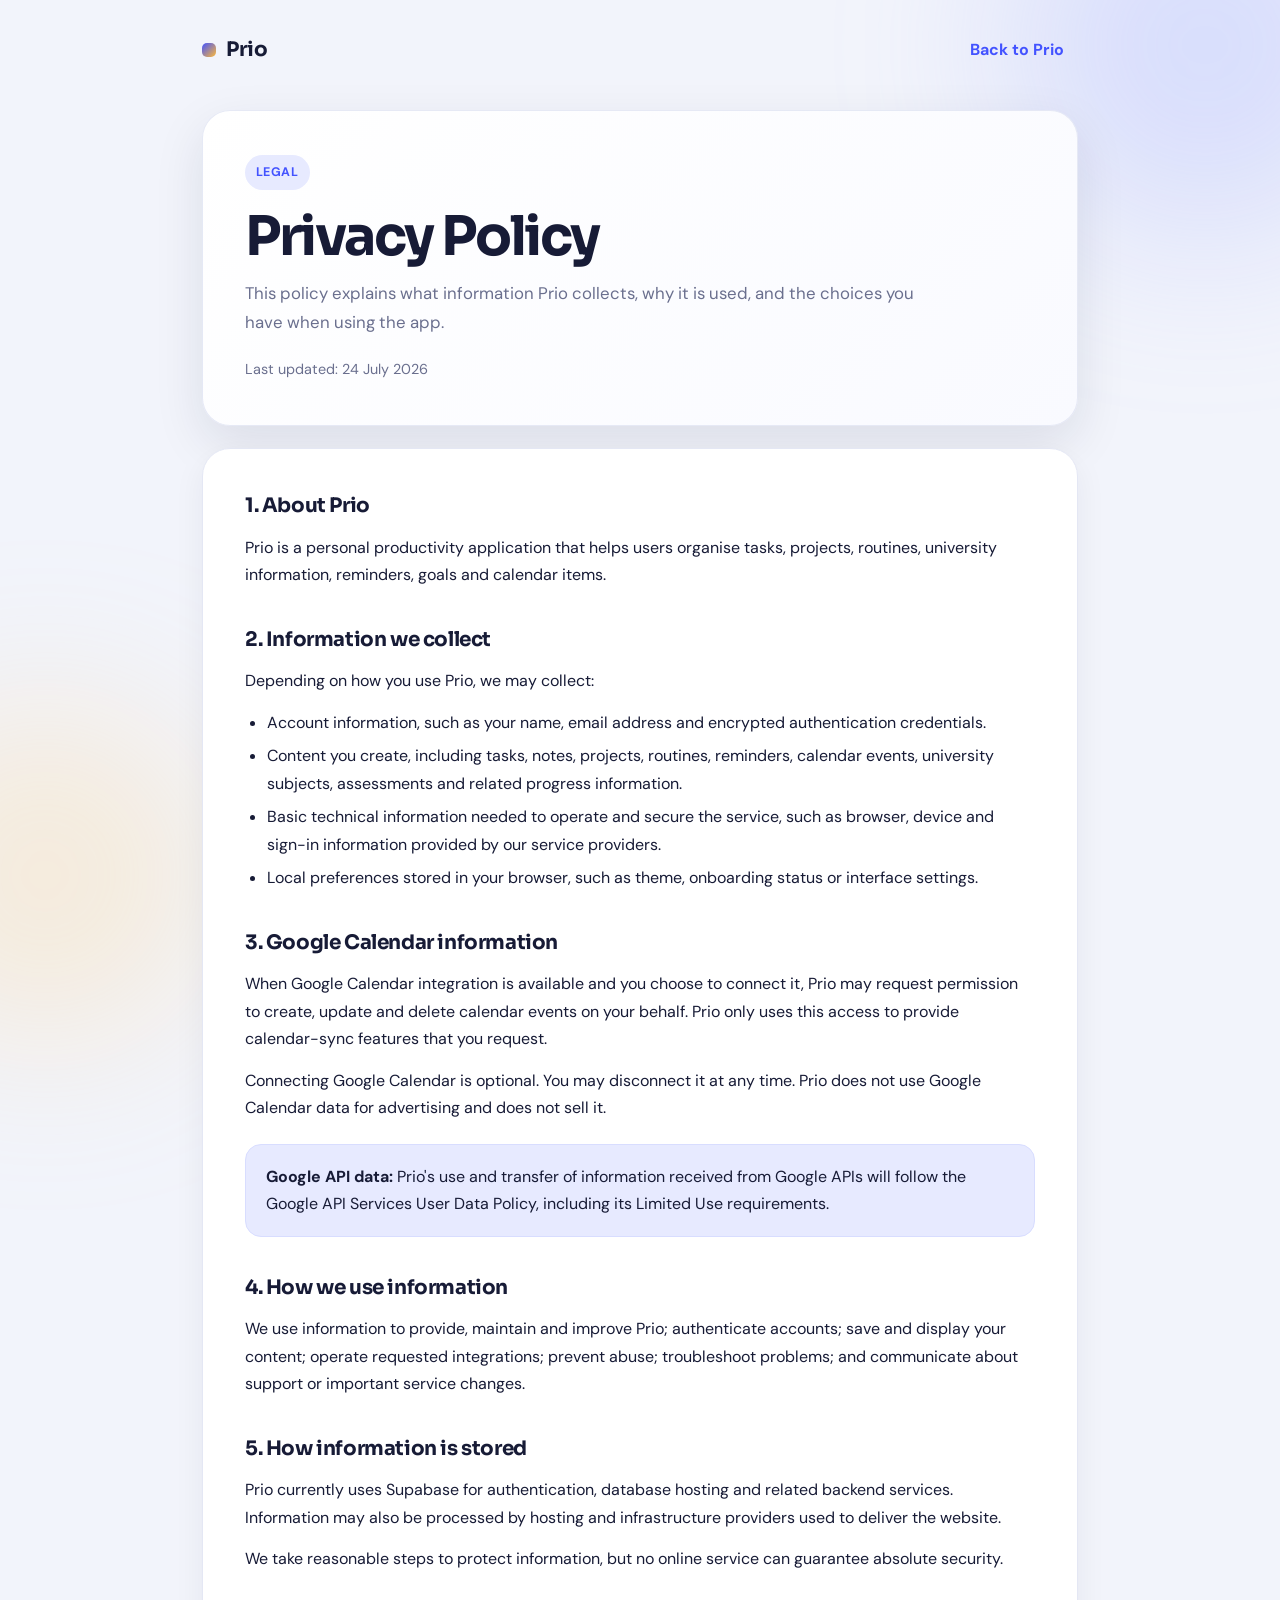
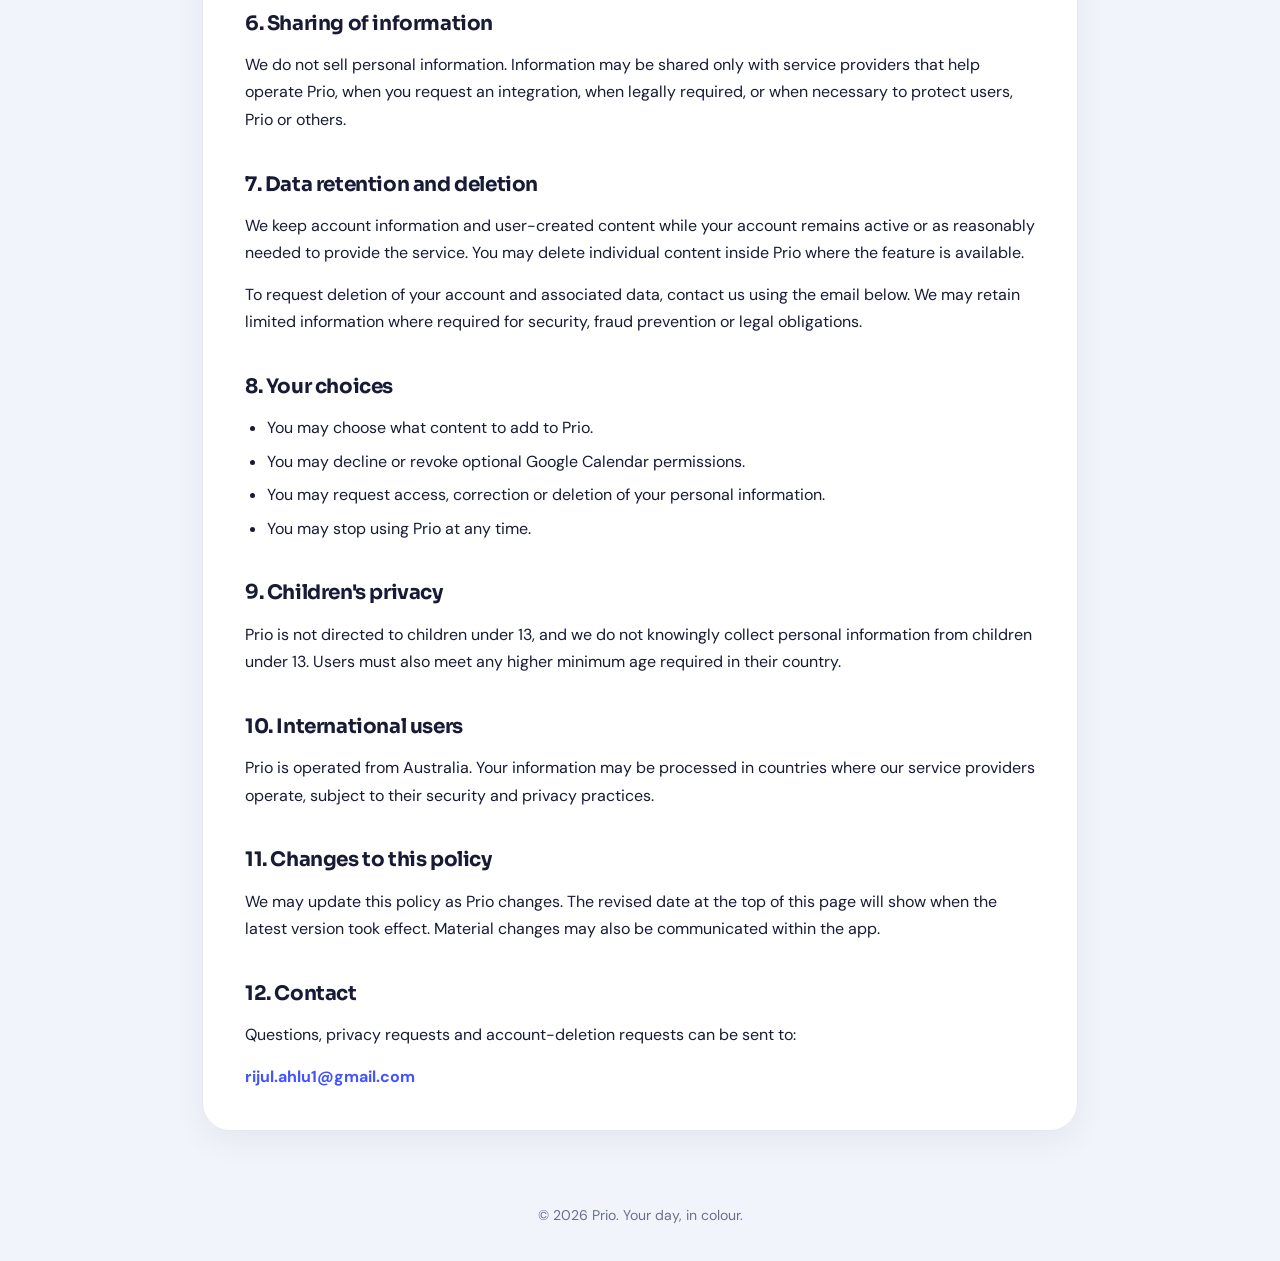
<file: privacy.html>
<!DOCTYPE html>
<html lang="en">
<head>
  <meta charset="UTF-8" />
  <meta name="viewport" content="width=device-width, initial-scale=1.0" />
  <meta name="description" content="Prio Privacy Policy" />
  <title>Privacy Policy · Prio</title>
  <link rel="preconnect" href="https://fonts.googleapis.com" />
  <link rel="preconnect" href="https://fonts.gstatic.com" crossorigin />
  <link href="https://fonts.googleapis.com/css2?family=Sora:wght@600;700&family=DM+Sans:wght@400;500;600;700&display=swap" rel="stylesheet" />
  <style>
    :root{--bg:#f2f4fb;--surface:#fff;--ink:#171b36;--soft:#6a6f8e;--line:#e4e7f4;--primary:#4353ff;--primary-soft:#e7eaff;--accent:#ffb938;--shadow:0 18px 50px rgba(23,27,54,.10);--display:"Sora",sans-serif;--body:"DM Sans",sans-serif}
    *{box-sizing:border-box}html{scroll-behavior:smooth;-webkit-text-size-adjust:100%}body{margin:0;font-family:var(--body);background:var(--bg);color:var(--ink);line-height:1.72;min-height:100vh}body:before,body:after{content:"";position:fixed;border-radius:50%;filter:blur(85px);z-index:-1;pointer-events:none}body:before{width:390px;height:390px;background:rgba(151,164,255,.28);top:-150px;right:-120px}body:after{width:330px;height:330px;background:rgba(255,205,119,.25);bottom:-140px;left:-120px}.topbar{max-width:920px;margin:0 auto;padding:26px 22px;display:flex;align-items:center;justify-content:space-between;gap:18px}.brand{display:inline-flex;align-items:center;gap:10px;font-family:var(--display);font-size:1.25rem;font-weight:700;color:var(--ink);text-decoration:none}.dot{width:14px;height:14px;border-radius:5px;background:linear-gradient(135deg,var(--primary),var(--accent));display:inline-block}.back{color:var(--primary);font-weight:700;text-decoration:none;padding:10px 14px;border-radius:12px}.back:hover{background:var(--primary-soft)}main{max-width:920px;margin:0 auto;padding:10px 22px 72px}.hero{background:linear-gradient(135deg,#fff 0%,#f9faff 100%);border:1px solid rgba(228,231,244,.9);border-radius:28px;padding:44px 42px;box-shadow:var(--shadow);margin-bottom:22px}.eyebrow{display:inline-flex;padding:7px 11px;border-radius:999px;background:var(--primary-soft);color:var(--primary);font-weight:700;font-size:.78rem;letter-spacing:.04em;text-transform:uppercase}.hero h1{font-family:var(--display);font-size:clamp(2rem,6vw,3.4rem);line-height:1.08;letter-spacing:-.045em;margin:18px 0 12px}.hero p{color:var(--soft);font-size:1.05rem;margin:0;max-width:680px}.updated{margin-top:20px;font-size:.9rem;color:var(--soft)}.content{background:var(--surface);border:1px solid var(--line);border-radius:28px;padding:40px 42px;box-shadow:0 10px 32px rgba(23,27,54,.06)}h2{font-family:var(--display);font-size:1.25rem;letter-spacing:-.02em;margin:34px 0 10px}h2:first-child{margin-top:0}p{margin:0 0 14px}ul{margin:8px 0 18px;padding-left:22px}li{margin:6px 0}.callout{background:var(--primary-soft);border:1px solid #d8ddff;border-radius:16px;padding:18px 20px;margin:22px 0}.contact{display:inline-block;color:var(--primary);font-weight:700;text-decoration:none;overflow-wrap:anywhere}footer{max-width:920px;margin:0 auto;padding:0 22px 34px;color:var(--soft);font-size:.88rem;text-align:center}@media(max-width:640px){.topbar{padding:20px 16px}.back{padding:8px}.hero,.content{padding:28px 22px;border-radius:22px}main{padding:4px 14px 52px}.hero h1{font-size:2.15rem}}
  </style>
</head>
<body>
  <header class="topbar">
    <a class="brand" href="index.html"><span class="dot"></span>Prio</a>
    <a class="back" href="index.html">Back to Prio</a>
  </header>

  <main>
    <section class="hero">
      <span class="eyebrow">Legal</span>
      <h1>Privacy Policy</h1>
      <p>This policy explains what information Prio collects, why it is used, and the choices you have when using the app.</p>
      <div class="updated">Last updated: 24 July 2026</div>
    </section>

    <article class="content">
      <h2>1. About Prio</h2>
      <p>Prio is a personal productivity application that helps users organise tasks, projects, routines, university information, reminders, goals and calendar items.</p>

      <h2>2. Information we collect</h2>
      <p>Depending on how you use Prio, we may collect:</p>
      <ul>
        <li>Account information, such as your name, email address and encrypted authentication credentials.</li>
        <li>Content you create, including tasks, notes, projects, routines, reminders, calendar events, university subjects, assessments and related progress information.</li>
        <li>Basic technical information needed to operate and secure the service, such as browser, device and sign-in information provided by our service providers.</li>
        <li>Local preferences stored in your browser, such as theme, onboarding status or interface settings.</li>
      </ul>

      <h2>3. Google Calendar information</h2>
      <p>When Google Calendar integration is available and you choose to connect it, Prio may request permission to create, update and delete calendar events on your behalf. Prio only uses this access to provide calendar-sync features that you request.</p>
      <p>Connecting Google Calendar is optional. You may disconnect it at any time. Prio does not use Google Calendar data for advertising and does not sell it.</p>
      <div class="callout"><strong>Google API data:</strong> Prio's use and transfer of information received from Google APIs will follow the Google API Services User Data Policy, including its Limited Use requirements.</div>

      <h2>4. How we use information</h2>
      <p>We use information to provide, maintain and improve Prio; authenticate accounts; save and display your content; operate requested integrations; prevent abuse; troubleshoot problems; and communicate about support or important service changes.</p>

      <h2>5. How information is stored</h2>
      <p>Prio currently uses Supabase for authentication, database hosting and related backend services. Information may also be processed by hosting and infrastructure providers used to deliver the website.</p>
      <p>We take reasonable steps to protect information, but no online service can guarantee absolute security.</p>

      <h2>6. Sharing of information</h2>
      <p>We do not sell personal information. Information may be shared only with service providers that help operate Prio, when you request an integration, when legally required, or when necessary to protect users, Prio or others.</p>

      <h2>7. Data retention and deletion</h2>
      <p>We keep account information and user-created content while your account remains active or as reasonably needed to provide the service. You may delete individual content inside Prio where the feature is available.</p>
      <p>To request deletion of your account and associated data, contact us using the email below. We may retain limited information where required for security, fraud prevention or legal obligations.</p>

      <h2>8. Your choices</h2>
      <ul>
        <li>You may choose what content to add to Prio.</li>
        <li>You may decline or revoke optional Google Calendar permissions.</li>
        <li>You may request access, correction or deletion of your personal information.</li>
        <li>You may stop using Prio at any time.</li>
      </ul>

      <h2>9. Children's privacy</h2>
      <p>Prio is not directed to children under 13, and we do not knowingly collect personal information from children under 13. Users must also meet any higher minimum age required in their country.</p>

      <h2>10. International users</h2>
      <p>Prio is operated from Australia. Your information may be processed in countries where our service providers operate, subject to their security and privacy practices.</p>

      <h2>11. Changes to this policy</h2>
      <p>We may update this policy as Prio changes. The revised date at the top of this page will show when the latest version took effect. Material changes may also be communicated within the app.</p>

      <h2>12. Contact</h2>
      <p>Questions, privacy requests and account-deletion requests can be sent to:</p>
      <a class="contact" href="mailto:rijul.ahlu1@gmail.com">rijul.ahlu1@gmail.com</a>
    </article>
  </main>

  <footer>© 2026 Prio. Your day, in colour.</footer>
</body>
</html>
</file>
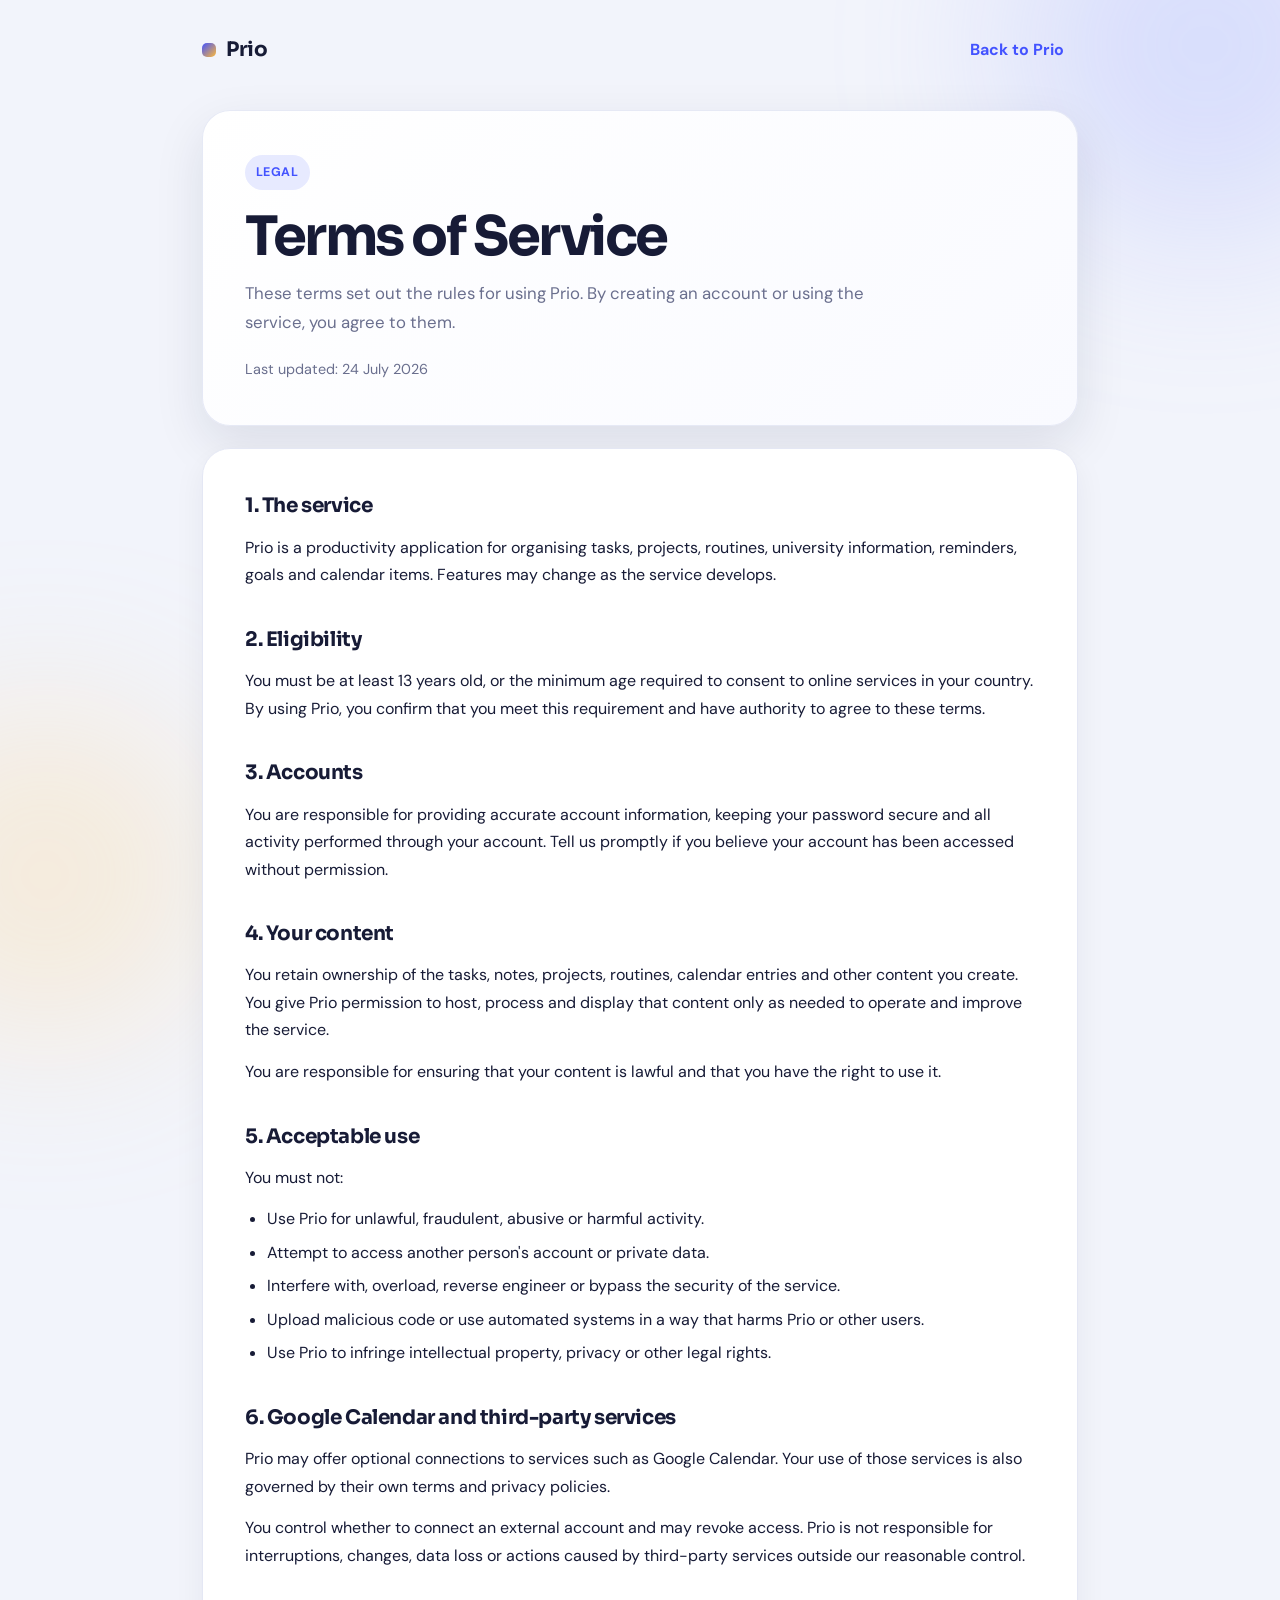
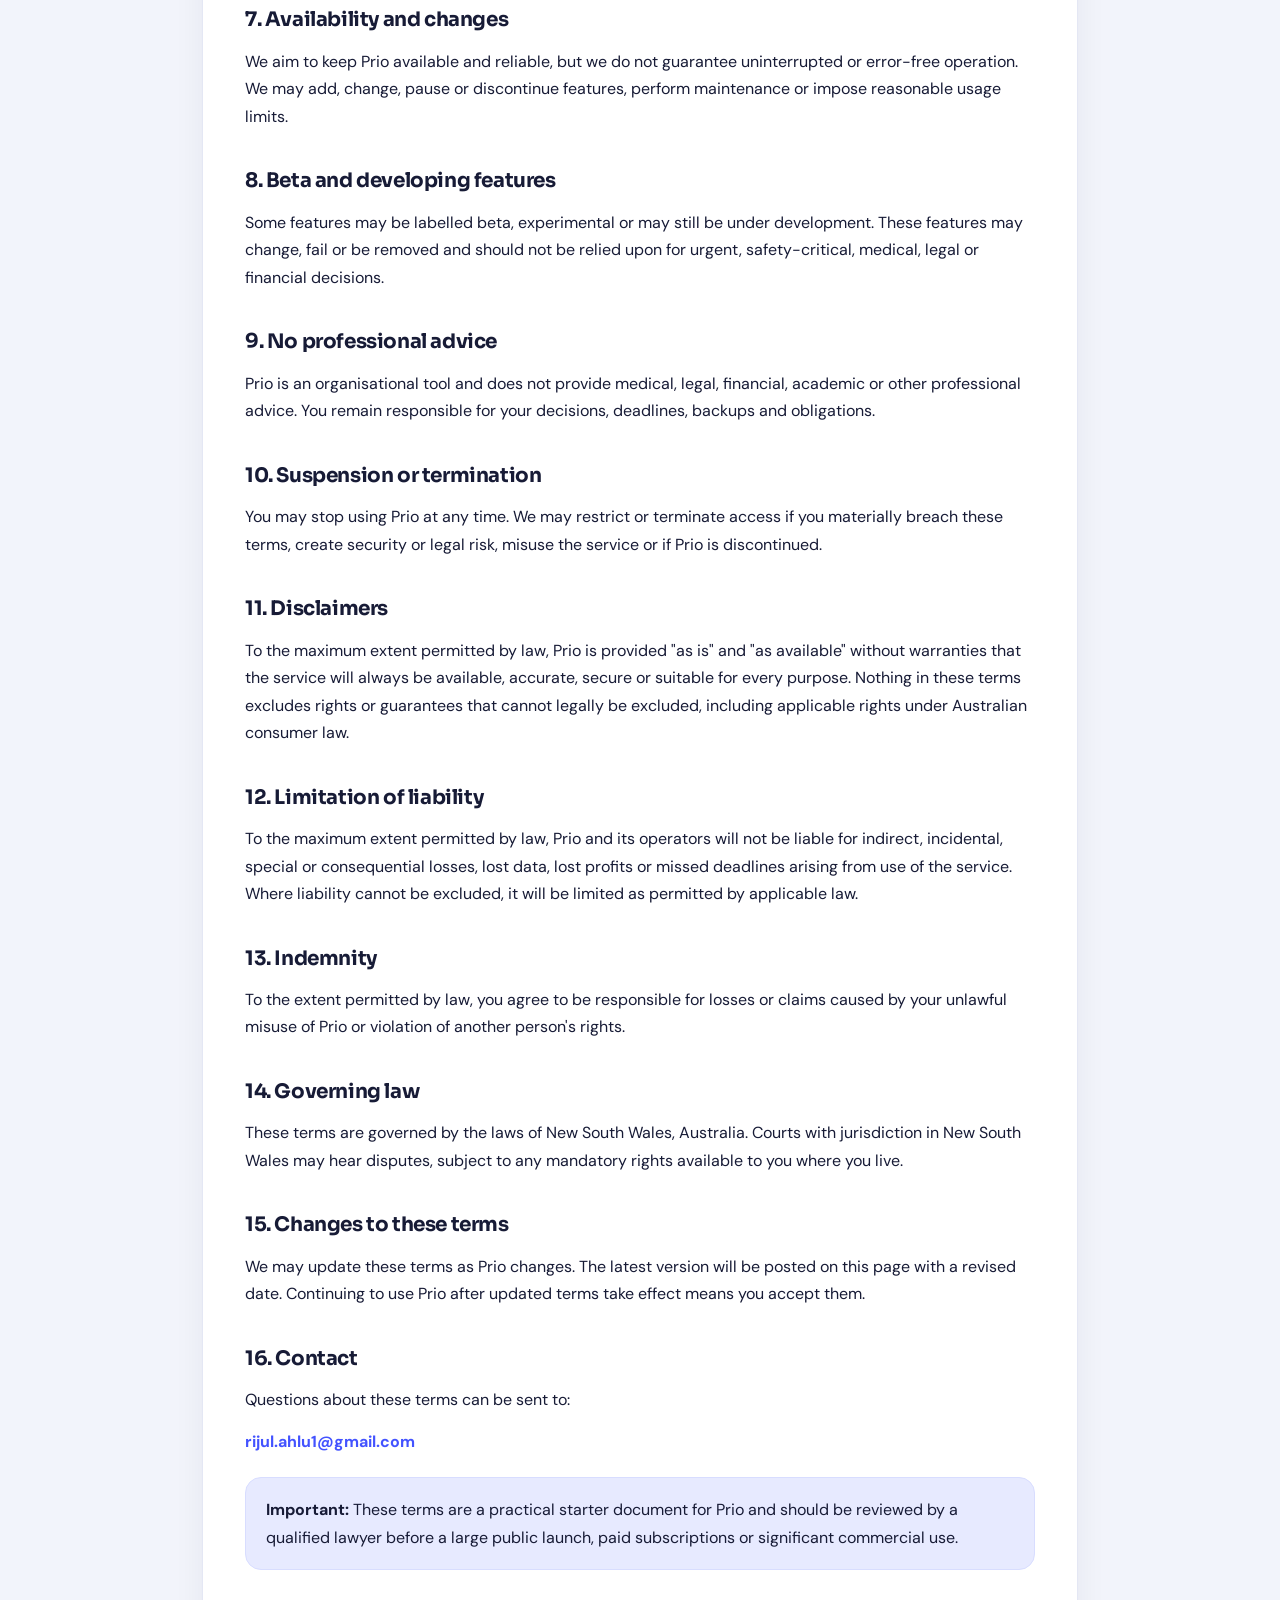
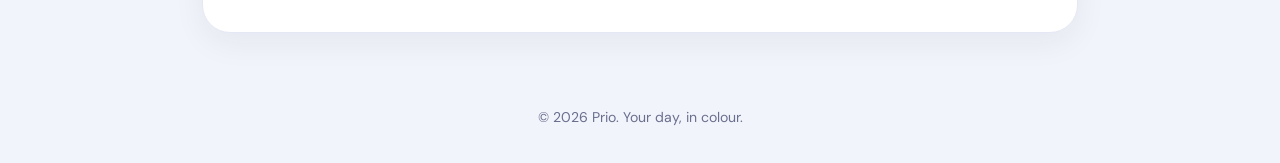
<file: terms.html>
<!DOCTYPE html>
<html lang="en">
<head>
  <meta charset="UTF-8" />
  <meta name="viewport" content="width=device-width, initial-scale=1.0" />
  <meta name="description" content="Prio Terms of Service" />
  <title>Terms of Service · Prio</title>
  <link rel="preconnect" href="https://fonts.googleapis.com" />
  <link rel="preconnect" href="https://fonts.gstatic.com" crossorigin />
  <link href="https://fonts.googleapis.com/css2?family=Sora:wght@600;700&family=DM+Sans:wght@400;500;600;700&display=swap" rel="stylesheet" />
  <style>
    :root{--bg:#f2f4fb;--surface:#fff;--ink:#171b36;--soft:#6a6f8e;--line:#e4e7f4;--primary:#4353ff;--primary-soft:#e7eaff;--accent:#ffb938;--shadow:0 18px 50px rgba(23,27,54,.10);--display:"Sora",sans-serif;--body:"DM Sans",sans-serif}
    *{box-sizing:border-box}html{scroll-behavior:smooth;-webkit-text-size-adjust:100%}body{margin:0;font-family:var(--body);background:var(--bg);color:var(--ink);line-height:1.72;min-height:100vh}body:before,body:after{content:"";position:fixed;border-radius:50%;filter:blur(85px);z-index:-1;pointer-events:none}body:before{width:390px;height:390px;background:rgba(151,164,255,.28);top:-150px;right:-120px}body:after{width:330px;height:330px;background:rgba(255,205,119,.25);bottom:-140px;left:-120px}.topbar{max-width:920px;margin:0 auto;padding:26px 22px;display:flex;align-items:center;justify-content:space-between;gap:18px}.brand{display:inline-flex;align-items:center;gap:10px;font-family:var(--display);font-size:1.25rem;font-weight:700;color:var(--ink);text-decoration:none}.dot{width:14px;height:14px;border-radius:5px;background:linear-gradient(135deg,var(--primary),var(--accent));display:inline-block}.back{color:var(--primary);font-weight:700;text-decoration:none;padding:10px 14px;border-radius:12px}.back:hover{background:var(--primary-soft)}main{max-width:920px;margin:0 auto;padding:10px 22px 72px}.hero{background:linear-gradient(135deg,#fff 0%,#f9faff 100%);border:1px solid rgba(228,231,244,.9);border-radius:28px;padding:44px 42px;box-shadow:var(--shadow);margin-bottom:22px}.eyebrow{display:inline-flex;padding:7px 11px;border-radius:999px;background:var(--primary-soft);color:var(--primary);font-weight:700;font-size:.78rem;letter-spacing:.04em;text-transform:uppercase}.hero h1{font-family:var(--display);font-size:clamp(2rem,6vw,3.4rem);line-height:1.08;letter-spacing:-.045em;margin:18px 0 12px}.hero p{color:var(--soft);font-size:1.05rem;margin:0;max-width:680px}.updated{margin-top:20px;font-size:.9rem;color:var(--soft)}.content{background:var(--surface);border:1px solid var(--line);border-radius:28px;padding:40px 42px;box-shadow:0 10px 32px rgba(23,27,54,.06)}h2{font-family:var(--display);font-size:1.25rem;letter-spacing:-.02em;margin:34px 0 10px}h2:first-child{margin-top:0}p{margin:0 0 14px}ul{margin:8px 0 18px;padding-left:22px}li{margin:6px 0}.callout{background:var(--primary-soft);border:1px solid #d8ddff;border-radius:16px;padding:18px 20px;margin:22px 0}.contact{display:inline-block;color:var(--primary);font-weight:700;text-decoration:none;overflow-wrap:anywhere}footer{max-width:920px;margin:0 auto;padding:0 22px 34px;color:var(--soft);font-size:.88rem;text-align:center}@media(max-width:640px){.topbar{padding:20px 16px}.back{padding:8px}.hero,.content{padding:28px 22px;border-radius:22px}main{padding:4px 14px 52px}.hero h1{font-size:2.15rem}}
  </style>
</head>
<body>
  <header class="topbar">
    <a class="brand" href="index.html"><span class="dot"></span>Prio</a>
    <a class="back" href="index.html">Back to Prio</a>
  </header>

  <main>
    <section class="hero">
      <span class="eyebrow">Legal</span>
      <h1>Terms of Service</h1>
      <p>These terms set out the rules for using Prio. By creating an account or using the service, you agree to them.</p>
      <div class="updated">Last updated: 24 July 2026</div>
    </section>

    <article class="content">
      <h2>1. The service</h2>
      <p>Prio is a productivity application for organising tasks, projects, routines, university information, reminders, goals and calendar items. Features may change as the service develops.</p>

      <h2>2. Eligibility</h2>
      <p>You must be at least 13 years old, or the minimum age required to consent to online services in your country. By using Prio, you confirm that you meet this requirement and have authority to agree to these terms.</p>

      <h2>3. Accounts</h2>
      <p>You are responsible for providing accurate account information, keeping your password secure and all activity performed through your account. Tell us promptly if you believe your account has been accessed without permission.</p>

      <h2>4. Your content</h2>
      <p>You retain ownership of the tasks, notes, projects, routines, calendar entries and other content you create. You give Prio permission to host, process and display that content only as needed to operate and improve the service.</p>
      <p>You are responsible for ensuring that your content is lawful and that you have the right to use it.</p>

      <h2>5. Acceptable use</h2>
      <p>You must not:</p>
      <ul>
        <li>Use Prio for unlawful, fraudulent, abusive or harmful activity.</li>
        <li>Attempt to access another person's account or private data.</li>
        <li>Interfere with, overload, reverse engineer or bypass the security of the service.</li>
        <li>Upload malicious code or use automated systems in a way that harms Prio or other users.</li>
        <li>Use Prio to infringe intellectual property, privacy or other legal rights.</li>
      </ul>

      <h2>6. Google Calendar and third-party services</h2>
      <p>Prio may offer optional connections to services such as Google Calendar. Your use of those services is also governed by their own terms and privacy policies.</p>
      <p>You control whether to connect an external account and may revoke access. Prio is not responsible for interruptions, changes, data loss or actions caused by third-party services outside our reasonable control.</p>

      <h2>7. Availability and changes</h2>
      <p>We aim to keep Prio available and reliable, but we do not guarantee uninterrupted or error-free operation. We may add, change, pause or discontinue features, perform maintenance or impose reasonable usage limits.</p>

      <h2>8. Beta and developing features</h2>
      <p>Some features may be labelled beta, experimental or may still be under development. These features may change, fail or be removed and should not be relied upon for urgent, safety-critical, medical, legal or financial decisions.</p>

      <h2>9. No professional advice</h2>
      <p>Prio is an organisational tool and does not provide medical, legal, financial, academic or other professional advice. You remain responsible for your decisions, deadlines, backups and obligations.</p>

      <h2>10. Suspension or termination</h2>
      <p>You may stop using Prio at any time. We may restrict or terminate access if you materially breach these terms, create security or legal risk, misuse the service or if Prio is discontinued.</p>

      <h2>11. Disclaimers</h2>
      <p>To the maximum extent permitted by law, Prio is provided "as is" and "as available" without warranties that the service will always be available, accurate, secure or suitable for every purpose. Nothing in these terms excludes rights or guarantees that cannot legally be excluded, including applicable rights under Australian consumer law.</p>

      <h2>12. Limitation of liability</h2>
      <p>To the maximum extent permitted by law, Prio and its operators will not be liable for indirect, incidental, special or consequential losses, lost data, lost profits or missed deadlines arising from use of the service. Where liability cannot be excluded, it will be limited as permitted by applicable law.</p>

      <h2>13. Indemnity</h2>
      <p>To the extent permitted by law, you agree to be responsible for losses or claims caused by your unlawful misuse of Prio or violation of another person's rights.</p>

      <h2>14. Governing law</h2>
      <p>These terms are governed by the laws of New South Wales, Australia. Courts with jurisdiction in New South Wales may hear disputes, subject to any mandatory rights available to you where you live.</p>

      <h2>15. Changes to these terms</h2>
      <p>We may update these terms as Prio changes. The latest version will be posted on this page with a revised date. Continuing to use Prio after updated terms take effect means you accept them.</p>

      <h2>16. Contact</h2>
      <p>Questions about these terms can be sent to:</p>
      <a class="contact" href="mailto:rijul.ahlu1@gmail.com">rijul.ahlu1@gmail.com</a>
      <div class="callout"><strong>Important:</strong> These terms are a practical starter document for Prio and should be reviewed by a qualified lawyer before a large public launch, paid subscriptions or significant commercial use.</div>
    </article>
  </main>

  <footer>© 2026 Prio. Your day, in colour.</footer>
</body>
</html>
</file>
